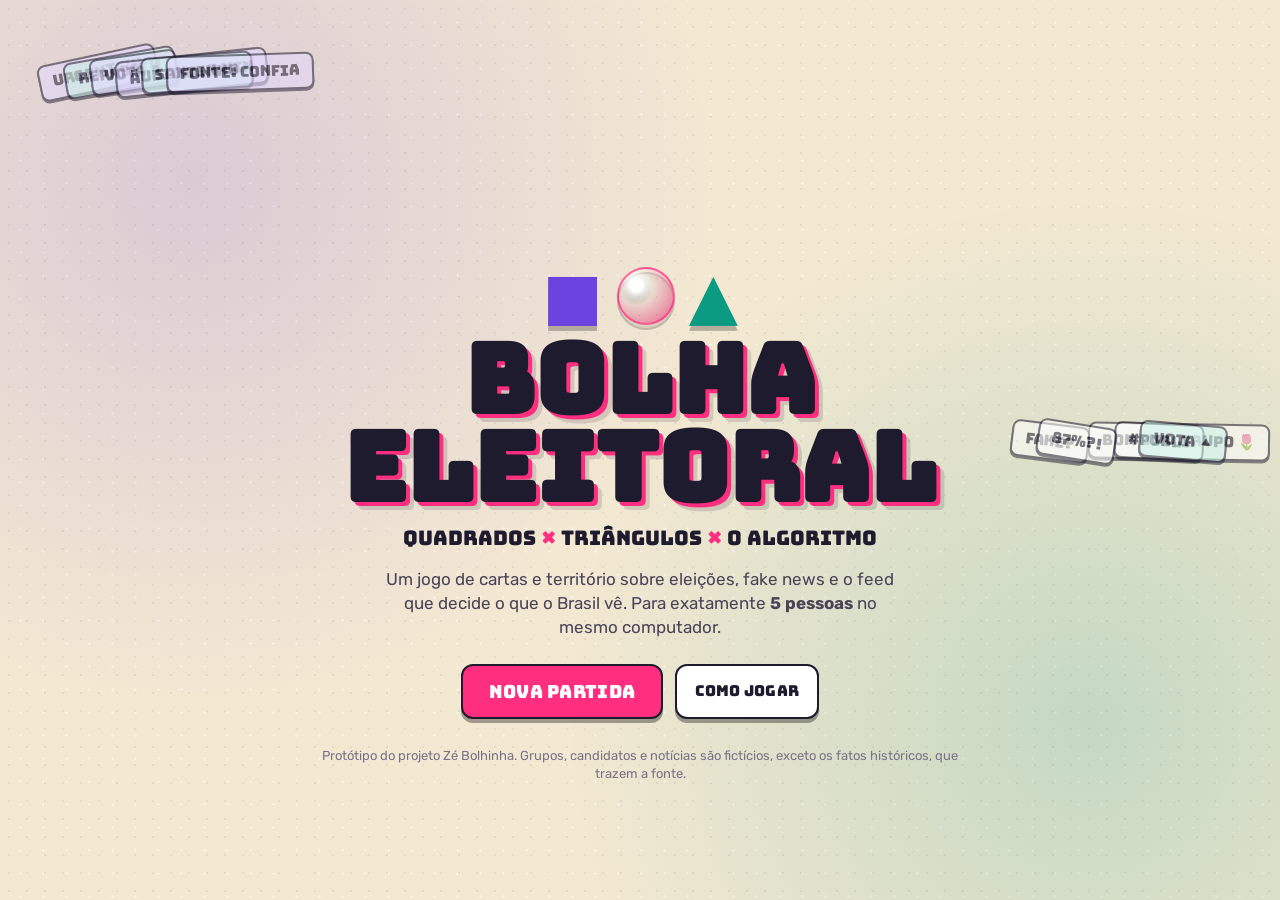
<file: prototipo/bolha-eleitoral/index.html>
<!doctype html>
<html lang="pt-BR">
<head>
  <meta charset="utf-8">
  <meta name="viewport" content="width=device-width, initial-scale=1">
  <title>Bolha Eleitoral</title>
  <meta name="description" content="Protótipo de jogo de cartas e território sobre eleições, desinformação e algoritmos de recomendação. Quadrados × Triângulos × o Algoritmo.">
  <link rel="preconnect" href="https://fonts.googleapis.com">
  <link rel="preconnect" href="https://fonts.gstatic.com" crossorigin>
  <link href="https://fonts.googleapis.com/css2?family=Bitter:wght@600;800&family=Bungee&family=Rubik:wght@400;500;700&display=swap" rel="stylesheet">
  <link rel="stylesheet" href="css/style.css">
</head>
<body>
  <div id="app"></div>
  <div id="camada"></div>
  <div id="toast" class="toast" role="status" aria-live="polite"></div>

  <script src="js/data.js"></script>
  <script src="js/engine.js"></script>
  <script src="js/map.js"></script>
  <script src="js/ui.js"></script>
</body>
</html>
</file>
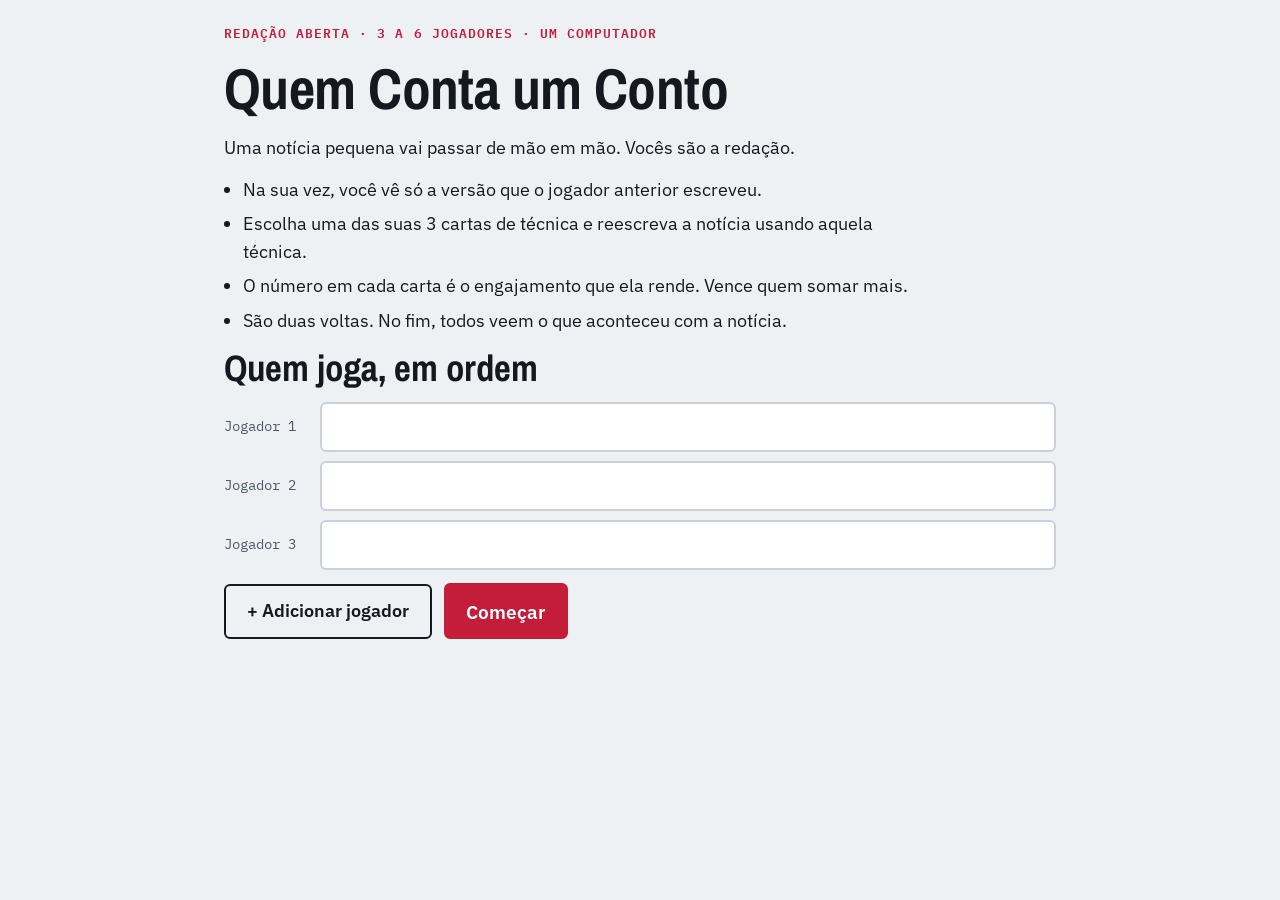
<file: prototipos/jogo-distorcao-noticias/index.html>
<!doctype html>
<html lang="pt-BR">
<head>
<meta charset="utf-8">
<meta name="viewport" content="width=device-width, initial-scale=1, viewport-fit=cover">
<title>Quem Conta um Conto</title>
<meta name="claude:viewport-fit-sides" content="cover">
<link rel="preconnect" href="https://fonts.googleapis.com">
<link rel="preconnect" href="https://fonts.gstatic.com" crossorigin>
<link rel="stylesheet" href="https://fonts.googleapis.com/css2?family=Archivo+Narrow:wght@500;700&family=IBM+Plex+Mono:wght@400;600&family=IBM+Plex+Sans:wght@400;600&display=swap">
<style>
  /* Layout: uma coluna de redação. Cada tela é uma pauta; a notícia aparece como recorte de agência. */
  :root {
    --papel: #eef1f4;
    --folha: #ffffff;
    --tinta: #141920;
    --tinta-suave: #4d5866;
    --fio: #c9d1db;
    --plantao: #c41d3a;
    --plantao-texto: #ffffff;
    --marca-texto: #ffe14d;
    --marca-tinta: #141920;
    --fonte-manchete: "Archivo Narrow", "Arial Narrow", "Roboto Condensed", sans-serif;
    --fonte-texto: "IBM Plex Sans", "Segoe UI", Roboto, Helvetica, Arial, sans-serif;
    --fonte-agencia: "IBM Plex Mono", ui-monospace, "Cascadia Mono", Consolas, monospace;
    color-scheme: light;
  }
  @media (prefers-color-scheme: dark) {
    :root:not([data-theme="light"]) {
      --papel: #0f1318;
      --folha: #19202a;
      --tinta: #e8edf3;
      --tinta-suave: #a3afbd;
      --fio: #2e3846;
      --plantao: #ff5a6e;
      --plantao-texto: #12161c;
      --marca-texto: #e9c93a;
      --marca-tinta: #12161c;
      color-scheme: dark;
    }
  }
  :root[data-theme="dark"] {
    --papel: #0f1318;
    --folha: #19202a;
    --tinta: #e8edf3;
    --tinta-suave: #a3afbd;
    --fio: #2e3846;
    --plantao: #ff5a6e;
    --plantao-texto: #12161c;
    --marca-texto: #e9c93a;
    --marca-tinta: #12161c;
    color-scheme: dark;
  }

  * { box-sizing: border-box; }
  body {
    margin: 0;
    background: var(--papel);
    color: var(--tinta);
    font-family: var(--fonte-texto);
    font-size: 1.125rem;
    line-height: 1.55;
    padding-block: 1.5rem 3rem;
    padding-left: max(16px, env(safe-area-inset-left, 0px));
    padding-right: max(16px, env(safe-area-inset-right, 0px));
  }
  main { max-width: 52rem; margin: 0 auto; display: grid; gap: 1.75rem; }

  h1, h2 { font-family: var(--fonte-manchete); font-weight: 700; line-height: 1.1; margin: 0; text-wrap: balance; }
  h1 { font-size: clamp(2.4rem, 6vw, 3.6rem); letter-spacing: -0.01em; }
  h2 { font-size: clamp(1.7rem, 4vw, 2.3rem); }
  p { margin: 0; max-width: 65ch; }

  .cartola {
    font-family: var(--fonte-agencia);
    font-size: 0.8rem;
    font-weight: 600;
    letter-spacing: 0.08em;
    text-transform: uppercase;
    color: var(--plantao);
  }
  .bloco { display: grid; gap: 0.85rem; }
  .suave { color: var(--tinta-suave); }

  .regras { display: grid; gap: 0.4rem; padding-left: 1.2rem; margin: 0; max-width: 65ch; }

  .nomes { display: grid; gap: 0.6rem; }
  .nome-linha { display: flex; gap: 0.5rem; align-items: center; }
  .nome-linha label { font-family: var(--fonte-agencia); font-size: 0.85rem; min-width: 5.5rem; color: var(--tinta-suave); }
  input[type="text"], textarea {
    font: inherit;
    color: var(--tinta);
    background: var(--folha);
    border: 2px solid var(--fio);
    border-radius: 6px;
    padding: 0.55rem 0.75rem;
    width: 100%;
    min-width: 0;
  }
  textarea { min-height: 9rem; resize: vertical; }

  button {
    font: inherit;
    font-weight: 600;
    border-radius: 6px;
    padding: 0.7rem 1.3rem;
    cursor: pointer;
    border: 2px solid var(--tinta);
    background: transparent;
    color: var(--tinta);
  }
  button.principal { background: var(--plantao); border-color: var(--plantao); color: var(--plantao-texto); font-size: 1.2rem; }
  button.discreto { border-color: var(--fio); color: var(--tinta-suave); padding: 0.45rem 0.8rem; font-size: 0.95rem; }
  button:disabled { opacity: 0.45; cursor: not-allowed; }
  .acoes { display: flex; flex-wrap: wrap; gap: 0.75rem; align-items: center; }

  :focus-visible { outline: 3px solid var(--plantao); outline-offset: 3px; }

  .aviso {
    border-left: 6px solid var(--plantao);
    background: var(--folha);
    padding: 0.6rem 0.9rem;
    font-weight: 600;
  }

  .recorte {
    background: var(--folha);
    border: 1px solid var(--fio);
    border-top: 6px solid var(--tinta);
    padding: 1rem 1.2rem 1.2rem;
    display: grid;
    align-content: start;
    gap: 0.5rem;
    min-width: 0;
  }
  .recorte .texto { font-size: 1.3rem; line-height: 1.45; white-space: pre-wrap; overflow-wrap: anywhere; }

  .passagem { min-height: 60vh; display: grid; place-content: center; text-align: center; gap: 1.25rem; }
  .passagem .nome { font-family: var(--fonte-manchete); font-size: clamp(3rem, 10vw, 5.5rem); line-height: 1; overflow-wrap: anywhere; }
  .passagem .acoes { justify-content: center; }

  .cabecalho { display: flex; flex-wrap: wrap; justify-content: space-between; align-items: baseline; gap: 0.5rem 1rem; border-bottom: 2px solid var(--tinta); padding-bottom: 0.6rem; }

  .cartas { display: grid; grid-template-columns: repeat(auto-fit, minmax(13rem, 1fr)); gap: 0.85rem; border: 0; padding: 0; margin: 0; min-width: 0; }
  .cartas legend { font-family: var(--fonte-manchete); font-weight: 700; font-size: 1.35rem; margin-bottom: 0.6rem; padding: 0; }
  .carta {
    position: relative;
    display: grid;
    grid-template-rows: auto auto 1fr auto;
    gap: 0.4rem;
    background: var(--folha);
    border: 2px solid var(--fio);
    border-radius: 8px;
    padding: 0.9rem 1rem;
    cursor: pointer;
  }
  .carta input { position: absolute; opacity: 0; pointer-events: none; }
  .carta .nome-carta { font-family: var(--fonte-manchete); font-weight: 700; font-size: 1.3rem; line-height: 1.15; }
  .carta .instrucao { font-size: 0.98rem; color: var(--tinta-suave); }
  .carta .valor { font-family: var(--fonte-agencia); font-weight: 600; font-size: 1rem; }
  .carta .escolhida { font-family: var(--fonte-agencia); font-size: 0.8rem; font-weight: 600; letter-spacing: 0.06em; text-transform: uppercase; color: var(--plantao); visibility: hidden; }
  .carta:has(input:checked) { border-color: var(--plantao); border-width: 4px; padding: calc(0.9rem - 2px) calc(1rem - 2px); }
  .carta:has(input:checked) .escolhida { visibility: visible; }
  .carta:has(input:focus-visible) { outline: 3px solid var(--plantao); outline-offset: 3px; }

  .comparacao { display: grid; grid-template-columns: repeat(auto-fit, minmax(16rem, 1fr)); gap: 1rem; }
  .recorte.final { border-top-color: var(--plantao); }
  .linha-do-tempo { list-style: none; margin: 0; padding: 0; display: grid; gap: 0.75rem; }
  .linha-do-tempo li { background: var(--folha); border: 1px solid var(--fio); border-radius: 6px; padding: 0.7rem 0.9rem; display: grid; gap: 0.3rem; min-width: 0; }
  .linha-do-tempo .meta { font-family: var(--fonte-agencia); font-size: 0.85rem; color: var(--tinta-suave); }
  .linha-do-tempo .meta strong { color: var(--tinta); }
  .linha-do-tempo .texto { white-space: pre-wrap; overflow-wrap: anywhere; }

  .grafico-rolagem { overflow-x: auto; }
  .grafico {
    display: grid;
    grid-auto-flow: column;
    grid-auto-columns: minmax(3.6rem, 1fr);
    align-items: end;
    gap: 0.4rem;
    height: 17rem;
    min-width: max-content;
    border-bottom: 2px solid var(--tinta);
    padding-top: 0.5rem;
  }
  .barra { display: grid; grid-template-rows: auto 1fr; height: 100%; align-items: end; text-align: center; gap: 0.25rem; }
  .barra .valor { font-family: var(--fonte-agencia); font-size: 0.72rem; font-variant-numeric: tabular-nums; white-space: nowrap; }
  .barra .coluna { background: var(--plantao); border-radius: 3px 3px 0 0; min-height: 4px; width: 100%; align-self: end; }
  .barra.original .coluna { background: var(--tinta-suave); }
  .rotulos { display: grid; grid-auto-flow: column; grid-auto-columns: minmax(3.6rem, 1fr); gap: 0.4rem; min-width: max-content; }
  .rotulos span { text-align: center; font-family: var(--fonte-agencia); font-size: 0.75rem; color: var(--tinta-suave); }

  .placar { list-style: none; margin: 0; padding: 0; display: grid; gap: 0.4rem; max-width: 30rem; }
  .placar li { display: flex; justify-content: space-between; gap: 1rem; border-bottom: 1px solid var(--fio); padding-bottom: 0.3rem; font-variant-numeric: tabular-nums; }
  .destaque { background: var(--marca-texto); color: var(--marca-tinta); padding: 0 0.25em; box-decoration-break: clone; -webkit-box-decoration-break: clone; }

  .origem { background: var(--folha); border: 2px dashed var(--tinta); border-radius: 8px; padding: 1rem 1.2rem; display: grid; gap: 0.6rem; }
  .origem a { color: var(--plantao); font-weight: 600; }

  .perguntas { margin: 0; padding-left: 1.3rem; display: grid; gap: 0.6rem; font-size: 1.3rem; font-family: var(--fonte-manchete); font-weight: 700; }

  @media (prefers-reduced-motion: no-preference) {
    .tela { animation: entrar 180ms ease-out; }
    @keyframes entrar { from { opacity: 0.6; transform: translateY(4px); } to { opacity: 1; transform: none; } }
  }
</style>
</head>
<body>
<main id="app" aria-live="polite"></main>

<script src="conteudo.js"></script>
<script src="logica.js"></script>
<script>
(function () {
  'use strict';

  const Jogo = window.JogoLogica;
  const { tecnicas, noticias } = window.JogoConteudo;
  const app = document.getElementById('app');
  const formatar = new Intl.NumberFormat('pt-BR');

  const rascunhoVazio = () => ({ cartaId: null, texto: '' });

  let tela = 'cadastro';
  let nomes = ['', '', ''];
  let estado = null;
  let rascunho = rascunhoVazio();
  let aviso = '';

  // Cria elementos sempre com textContent, para que o texto digitado apareça literalmente.
  function el(tag, props, ...filhos) {
    const no = document.createElement(tag);
    for (const [chave, valor] of Object.entries(props || {})) {
      if (valor === undefined || valor === null || valor === false) continue;
      if (chave === 'class') no.className = valor;
      else if (chave === 'texto') no.textContent = valor;
      else if (chave.startsWith('on')) no.addEventListener(chave.slice(2), valor);
      else no.setAttribute(chave, valor === true ? '' : valor);
    }
    for (const filho of filhos.flat()) {
      if (filho === null || filho === undefined || filho === false) continue;
      no.append(filho instanceof Node ? filho : document.createTextNode(String(filho)));
    }
    return no;
  }

  function mostrar(...conteudo) {
    app.replaceChildren(el('div', { class: 'tela bloco' }, ...conteudo));
    window.scrollTo(0, 0);
  }

  function irPara(novaTela) {
    tela = novaTela;
    aviso = '';
    desenhar();
  }

  function desenhar() {
    telas[tela]();
  }

  function desenharCadastro() {
    const campos = nomes.map((nome, i) =>
      el('div', { class: 'nome-linha' },
        el('label', { for: `nome-${i}`, texto: `Jogador ${i + 1}` }),
        el('input', {
          type: 'text', id: `nome-${i}`, value: nome, autocomplete: 'off', maxlength: '30',
          oninput: (e) => { nomes[i] = e.target.value; },
        }),
        nomes.length > Jogo.MIN_JOGADORES
          ? el('button', { type: 'button', class: 'discreto', 'aria-label': `Remover jogador ${i + 1}`, texto: 'Remover', onclick: () => { nomes.splice(i, 1); desenhar(); } })
          : null,
      ));

    mostrar(
      el('p', { class: 'cartola', texto: `Redação aberta · ${Jogo.MIN_JOGADORES} a ${Jogo.MAX_JOGADORES} jogadores · um computador` }),
      el('h1', { texto: 'Quem Conta um Conto' }),
      el('div', { class: 'bloco' },
        el('p', { texto: 'Uma notícia pequena vai passar de mão em mão. Vocês são a redação.' }),
        el('ul', { class: 'regras' },
          el('li', { texto: 'Na sua vez, você vê só a versão que o jogador anterior escreveu.' }),
          el('li', { texto: 'Escolha uma das suas 3 cartas de técnica e reescreva a notícia usando aquela técnica.' }),
          el('li', { texto: 'O número em cada carta é o engajamento que ela rende. Vence quem somar mais.' }),
          el('li', { texto: 'São duas voltas. No fim, todos veem o que aconteceu com a notícia.' }),
        ),
      ),
      el('form', {
        class: 'bloco',
        onsubmit: (e) => { e.preventDefault(); comecar(); },
      },
        el('h2', { texto: 'Quem joga, em ordem' }),
        el('div', { class: 'nomes' }, campos),
        aviso ? el('p', { class: 'aviso', role: 'alert', texto: aviso }) : null,
        el('div', { class: 'acoes' },
          nomes.length < Jogo.MAX_JOGADORES
            ? el('button', { type: 'button', texto: '+ Adicionar jogador', onclick: () => { nomes.push(''); desenhar(); document.getElementById(`nome-${nomes.length - 1}`).focus(); } })
            : null,
          el('button', { type: 'submit', class: 'principal', texto: 'Começar' }),
        ),
      ),
    );
  }

  function comecar() {
    const noticia = Jogo.sortear(noticias, Math.random);
    try {
      estado = Jogo.criarPartida({ nomes, tecnicas, noticia });
    } catch (erro) {
      aviso = erro.message;
      desenhar();
      return;
    }
    rascunho = rascunhoVazio();
    irPara('passagem');
  }

  function desenharPassagem() {
    if (Jogo.partidaTerminou(estado)) {
      mostrar(el('section', { class: 'passagem' },
        el('p', { class: 'cartola', texto: 'Fim das duas voltas' }),
        el('p', { class: 'nome', texto: 'Chamem todo mundo' }),
        el('p', { class: 'suave', texto: 'A notícia passou por todas as mãos. Agora todos podem olhar a tela.' }),
        el('div', { class: 'acoes' }, el('button', { type: 'button', class: 'principal', texto: 'Ver a revelação', onclick: () => irPara('revelacao') })),
      ));
      return;
    }
    const jogador = Jogo.jogadorDaVez(estado);
    mostrar(el('section', { class: 'passagem' },
      el('p', { class: 'cartola', texto: 'Passe o computador para' }),
      el('p', { class: 'nome', texto: jogador.nome }),
      el('p', { class: 'suave', texto: 'Os demais, desviem o olhar até a próxima passagem.' }),
      el('div', { class: 'acoes' }, el('button', { type: 'button', class: 'principal', texto: `Sou eu, ${jogador.nome}`, onclick: () => irPara('turno') })),
    ));
  }

  function desenharTurno() {
    const jogador = Jogo.jogadorDaVez(estado);
    const numeroTurno = estado.versoes.length + 1;
    const primeiro = estado.versoes.length === 0;

    const cartas = Jogo.maoDaVez(estado).map((id) => {
      const t = Jogo.buscarTecnica(estado, id);
      return el('label', { class: 'carta' },
        el('input', {
          type: 'radio', name: 'carta', value: t.id, id: `carta-${t.id}`,
          checked: rascunho.cartaId === t.id,
          onchange: () => { rascunho.cartaId = t.id; },
        }),
        el('span', { class: 'nome-carta', texto: t.nome }),
        el('span', { class: 'instrucao', texto: t.instrucao }),
        el('span', { class: 'valor', texto: `+${t.valor} engajamento` }),
        el('span', { class: 'escolhida', texto: '✓ Carta escolhida' }),
      );
    });

    const caixa = el('textarea', {
      id: 'texto', name: 'texto', rows: '6',
      placeholder: 'Reescreva a notícia aqui, usando a técnica da carta.',
      oninput: (e) => { rascunho.texto = e.target.value; },
    });
    caixa.value = rascunho.texto;

    mostrar(
      el('div', { class: 'cabecalho' },
        el('h2', { texto: jogador.nome }),
        el('p', { class: 'cartola', texto: `Volta ${Jogo.voltaAtual(estado)} de ${Jogo.VOLTAS} · turno ${numeroTurno} de ${estado.totalTurnos}` }),
      ),
      el('article', { class: 'recorte' },
        el('p', { class: 'cartola', texto: primeiro ? 'A notícia original' : 'A versão que chegou até você' }),
        el('p', { class: 'texto', texto: Jogo.versaoVisivel(estado) }),
      ),
      el('form', { class: 'bloco', onsubmit: (e) => { e.preventDefault(); publicar(); } },
        el('fieldset', { class: 'cartas' },
          el('legend', { texto: 'Escolha uma técnica' }),
          cartas,
        ),
        el('label', { for: 'texto', class: 'bloco' },
          el('span', { class: 'cartola', texto: 'Sua versão da notícia' }),
        ),
        caixa,
        aviso ? el('p', { class: 'aviso', role: 'alert', texto: aviso }) : null,
        el('div', { class: 'acoes' }, el('button', { type: 'submit', class: 'principal', texto: 'Publicar' })),
      ),
    );
  }

  function publicar() {
    if (!rascunho.cartaId) {
      aviso = 'Escolha uma carta antes de publicar.';
      desenhar();
      return;
    }
    if (rascunho.texto.trim() === '') {
      aviso = 'Escreva a sua versão da notícia antes de publicar.';
      desenhar();
      document.getElementById('texto').focus();
      return;
    }
    try {
      estado = Jogo.jogarTurno(estado, { tecnicaId: rascunho.cartaId, texto: rascunho.texto });
    } catch (erro) {
      aviso = erro.message;
      desenhar();
      return;
    }
    rascunho = rascunhoVazio();
    irPara('passagem');
  }

  function desenharRevelacao() {
    const r = Jogo.montarRevelacao(estado);
    const maior = Math.max(...r.serieAlcance);
    const inicio = formatar.format(r.serieAlcance[0]);
    const fim = formatar.format(r.serieAlcance.at(-1));

    const grafico = el('div', { class: 'grafico-rolagem' },
      el('div', { class: 'grafico', role: 'img', 'aria-label': `Alcance da notícia, de ${inicio} para ${fim} pessoas` },
        r.serieAlcance.map((alcance, i) => {
          const coluna = el('span', { class: 'coluna' });
          coluna.style.height = `${(alcance / maior) * 100}%`;
          return el('div', { class: i === 0 ? 'barra original' : 'barra' },
            el('span', { class: 'valor', texto: formatar.format(alcance) }),
            coluna,
          );
        }),
      ),
      el('div', { class: 'rotulos', 'aria-hidden': 'true' },
        r.serieAlcance.map((_, i) => el('span', { texto: i === 0 ? 'original' : `versão ${i}` })),
      ),
    );

    mostrar(
      el('p', { class: 'cartola', texto: `Revelação · a notícia passou por ${r.versoes.length} mãos` }),
      el('h1', { texto: 'O que aconteceu com a notícia' }),

      el('section', { class: 'comparacao' },
        el('article', { class: 'recorte' },
          el('p', { class: 'cartola', texto: 'Como ela começou' }),
          el('p', { class: 'texto', texto: r.original }),
        ),
        el('article', { class: 'recorte final' },
          el('p', { class: 'cartola', texto: 'Como ela terminou' }),
          el('p', { class: 'texto', texto: r.final }),
        ),
      ),

      el('section', { class: 'bloco' },
        el('h2', { texto: 'O caminho, mão a mão' }),
        el('ol', { class: 'linha-do-tempo' },
          r.versoes.map((v) => el('li', {},
            el('p', { class: 'meta' },
              `Versão ${v.numero} · `, el('strong', { texto: v.autor }), ` · ${v.tecnica.nome} (+${v.tecnica.valor})`,
            ),
            el('p', { class: 'texto', texto: v.texto }),
          )),
        ),
      ),

      el('section', { class: 'bloco' },
        el('h2', { texto: 'Quantas pessoas a notícia alcançou' }),
        el('p', { class: 'suave', texto: `Começou com ${inicio} leitores e chegou a ${fim}.` }),
        grafico,
      ),

      el('section', { class: 'bloco' },
        el('h2', {}, 'O algoritmo mais premiou: ', el('span', { class: 'destaque', texto: r.vencedores.join(' e ') })),
        el('p', { texto: 'Ele não leu nenhuma versão. Só contou quanto cada técnica provocava. Quanto mais a notícia se afastou do fato, mais longe ela chegou.' }),
        el('ol', { class: 'placar' },
          r.placar.map((p) => el('li', {}, el('span', { texto: p.nome }), el('span', { texto: `${p.engajamento} de engajamento` }))),
        ),
      ),

      r.origem ? el('section', { class: 'origem' },
        el('p', { class: 'cartola', texto: 'De onde veio esta notícia' }),
        el('p', { texto: 'A notícia de partida parecia absurda. Ela foi inspirada num fato real, que aconteceu em outro lugar:' }),
        el('p', { texto: r.origem.texto }),
        el('p', {}, el('a', { href: r.origem.link, target: '_blank', rel: 'noopener', texto: 'Ler a fonte' })),
      ) : null,

      el('section', { class: 'bloco' },
        el('h2', { texto: 'Para conversar agora' }),
        el('ul', { class: 'perguntas' },
          el('li', { texto: 'Qual técnica rendeu mais engajamento?' }),
          el('li', { texto: 'Você compartilharia a versão final se a visse no feed?' }),
          el('li', { texto: 'O que o algoritmo premiou?' }),
        ),
        el('p', { class: 'suave', texto: 'Para jogar de novo, recarregue a página.' }),
      ),
    );
  }

  const telas = {
    cadastro: desenharCadastro,
    passagem: desenharPassagem,
    turno: desenharTurno,
    revelacao: desenharRevelacao,
  };

  // Mantém a partida quando a página publicada é atualizada com alguém jogando.
  function iniciar(salvo) {
    if (salvo && salvo.tela in telas) {
      tela = salvo.tela;
      nomes = salvo.nomes || nomes;
      rascunho = salvo.rascunho || rascunho;
      estado = salvo.estado ? { ...salvo.estado, aleatorio: Math.random } : null;
      if (!estado && tela !== 'cadastro') tela = 'cadastro';
    }
    desenhar();
  }
  const quente = window.claude && window.claude.hot;
  if (quente && quente.snapshot) {
    quente.snapshot(() => ({ tela, nomes, rascunho, estado: estado ? { ...estado, aleatorio: undefined } : null }));
  }
  if (quente && quente.ready) quente.ready(iniciar);
  else iniciar(quente && quente.data ? quente.data : {});
})();
</script>
</body>
</html>
</file>
<file: prototipo/bolha-eleitoral/css/style.css>
/* =========================================================================
   BOLHA ELEITORAL — estilos
   Identidade: mesa de jogo de tabuleiro (papel kraft), cartas tipo
   santinho/jornal, formas geométricas como marca dos grupos, e um painel
   escuro "de plataforma" para o Algoritmo.
   ========================================================================= */
:root {
  --paper: #f3e8d2;
  --paper-2: #e8d8b8;
  --paper-3: #fbf6ea;
  --ink: #1f1b2e;
  --ink-2: #4a4458;
  --ink-3: #7a7387;
  --q: #6a43e0;
  --q-esc: #4a2bb0;
  --q-soft: #e3daff;
  --t: #0b9a82;
  --t-esc: #06705e;
  --t-soft: #cbf1e8;
  --und: #cfc6b4;
  --disputa: #f8f1e2;
  --alg: #ff2e7e;
  --alg-2: #ffb800;
  --alg-bg: #120f1d;
  --alg-painel: #1d1930;
  --alg-borda: #352e52;
  --rua: #f0b429;
  --digital: #ff7a59;
  --consc: #3d8be6;
  --news: #fffaf0;
  --mar: #c4e3ec;
  --mar-onda: #a3cfdc;
  --ok: #2e9d4f;
  --ruim: #d63a3a;
  --laranja: #e8781e;
  --sensa: #b8389a;
  --sombra: 0 6px 18px rgba(31, 27, 46, .18);
  --sombra-2: 0 2px 0 rgba(31, 27, 46, .9);
  --raio: 14px;
  --f-display: 'Bungee', 'Arial Black', Impact, sans-serif;
  --f-corpo: 'Rubik', system-ui, -apple-system, 'Segoe UI', sans-serif;
  --f-jornal: 'Bitter', Georgia, 'Times New Roman', serif;
}

* { box-sizing: border-box; }
html, body { margin: 0; height: 100%; }
body {
  font-family: var(--f-corpo);
  color: var(--ink);
  background-color: var(--paper);
  background-image:
    radial-gradient(rgba(31, 27, 46, .07) 1px, transparent 1.4px),
    radial-gradient(rgba(255, 255, 255, .5) 1px, transparent 1.4px);
  background-size: 18px 18px, 23px 23px;
  background-position: 0 0, 9px 11px;
  font-size: 15px;
  line-height: 1.4;
}
button { font-family: inherit; color: inherit; }
small { font-size: .82em; }

/* ------------------------------ elementos base ------------------------ */
.btn {
  font-family: var(--f-display);
  font-size: 15px;
  letter-spacing: .3px;
  background: var(--ink);
  color: #fff;
  border: 2px solid var(--ink);
  border-radius: 12px;
  padding: 10px 18px;
  cursor: pointer;
  box-shadow: 0 4px 0 rgba(0, 0, 0, .35);
  transition: transform .08s, box-shadow .08s, background .15s;
}
.btn:hover:not(:disabled) { transform: translateY(-1px); box-shadow: 0 5px 0 rgba(0, 0, 0, .35); }
.btn:active:not(:disabled) { transform: translateY(3px); box-shadow: 0 1px 0 rgba(0, 0, 0, .35); }
.btn:disabled { opacity: .4; cursor: not-allowed; }
.btn-grande { font-size: 18px; padding: 14px 26px; background: var(--alg); border-color: var(--ink); }
.btn-sec { background: #fff; color: var(--ink); }
.btn-sec.ativo { background: var(--ink); color: #fff; }
.btn-peq { font-size: 12.5px; padding: 7px 11px; border-radius: 10px; box-shadow: 0 3px 0 rgba(0, 0, 0, .3); }
.btn-alg { background: var(--alg); color: #fff; border-color: #fff; }
.btn-icone {
  width: 36px; height: 36px; border-radius: 50%; border: 2px solid rgba(255, 255, 255, .5);
  background: transparent; color: #fff; font-size: 17px; cursor: pointer; font-weight: 700;
}
.btn-icone:hover { background: rgba(255, 255, 255, .15); }
:focus-visible { outline: 3px solid var(--alg); outline-offset: 2px; }

.forma { font-weight: 900; display: inline-block; line-height: 1; }
.forma-Q { color: var(--q); }
.forma-T { color: var(--t); }
.forma.grande {
  font-size: 22px; width: 40px; height: 40px; display: grid; place-items: center;
  border-radius: 12px; border: 2.5px solid var(--ink); background: #fff; box-shadow: var(--sombra-2);
}
.forma-Q.grande { background: var(--q-soft); }
.forma-T.grande { background: var(--t-soft); border-radius: 50%; }
.av-alg {
  font-size: 21px; width: 40px; height: 40px; display: grid; place-items: center; border-radius: 12px;
  background: var(--alg-bg); border: 2.5px solid var(--alg); box-shadow: 0 0 12px rgba(255, 46, 126, .5);
}
.chip {
  display: inline-block; font-size: 11.5px; padding: 1px 7px; border-radius: 99px;
  background: rgba(31, 27, 46, .08); white-space: nowrap; font-weight: 500;
}
.chip-zap { background: #dff7e4; color: #1d6b33; }
.vazio { color: var(--ink-3); font-style: italic; margin: 8px 0; }
.aviso { color: var(--ruim); font-weight: 700; font-size: 13px; }
.alerta { color: var(--ruim); font-weight: 700; }

.toast {
  position: fixed; left: 50%; bottom: 24px; transform: translate(-50%, 140%);
  background: var(--ink); color: #fff; padding: 11px 18px; border-radius: 12px; z-index: 100;
  font-weight: 500; box-shadow: var(--sombra); transition: transform .25s, visibility .25s; max-width: min(560px, 92vw); text-align: center;
  visibility: hidden;
}
.toast.mostrar { transform: translate(-50%, 0); visibility: visible; }
.toast.erro { background: var(--ruim); }
.toast.ok { background: #2a2540; }

/* =============================== INÍCIO ============================== */
.tela-inicio {
  min-height: 100vh; display: grid; place-items: center; position: relative; overflow: hidden; padding: 24px 16px;
  background:
    radial-gradient(circle at 15% 20%, rgba(106, 67, 224, .18), transparent 40%),
    radial-gradient(circle at 85% 80%, rgba(11, 154, 130, .2), transparent 40%);
}
.inicio-conteudo { text-align: center; max-width: 640px; position: relative; z-index: 2; }
.logo-formas { display: flex; justify-content: center; align-items: center; gap: 14px; margin-bottom: 8px; }
.lf { font-size: 64px; line-height: 1; filter: drop-shadow(0 5px 0 rgba(0, 0, 0, .25)); }
.lf-q { color: var(--q); animation: pula 2.8s ease-in-out infinite; }
.lf-t { color: var(--t); animation: pula 2.8s ease-in-out infinite 1.4s; }
.lf-bolha, .mini-bolha {
  width: 58px; height: 58px; border-radius: 50%; display: inline-block;
  background: radial-gradient(circle at 32% 30%, #fff 0 12%, rgba(255, 255, 255, .2) 30%, rgba(255, 46, 126, .35) 70%, rgba(255, 46, 126, .7));
  border: 2px solid rgba(255, 46, 126, .7); animation: flutua 4s ease-in-out infinite;
}
.mini-bolha { width: 16px; height: 16px; vertical-align: -2px; margin: 0 3px; animation: none; }
@keyframes pula { 0%, 100% { transform: translateY(0) rotate(0); } 50% { transform: translateY(-10px) rotate(-6deg); } }
@keyframes flutua { 0%, 100% { transform: translateY(0) scale(1); } 50% { transform: translateY(-8px) scale(1.06); } }
.titulo {
  font-family: var(--f-display); font-size: clamp(48px, 11vw, 96px); line-height: .92; margin: 8px 0 12px;
  color: var(--ink); text-shadow: 4px 4px 0 var(--alg), 8px 8px 0 rgba(31, 27, 46, .15); text-transform: uppercase;
}
.subtitulo { font-family: var(--f-display); font-size: clamp(15px, 3vw, 20px); margin: 0 0 16px; }
.subtitulo b { color: var(--alg); }
.chamada { font-size: 17px; color: var(--ink-2); margin: 0 auto 24px; max-width: 520px; }
.botoes { display: flex; flex-wrap: wrap; gap: 12px; justify-content: center; }
.rodape-inicio { margin-top: 28px; color: var(--ink-3); font-size: 13px; }
.flutuantes span {
  position: absolute; font-family: var(--f-display); font-size: 15px; padding: 6px 12px; background: #fff;
  border: 2px solid var(--ink); border-radius: 8px; opacity: .55; box-shadow: var(--sombra-2);
  animation: balanca 6s ease-in-out infinite;
}
@keyframes balanca { 0%, 100% { translate: 0 0; } 50% { translate: 0 -10px; } }
.flutuantes span:nth-child(odd) { background: var(--q-soft); }
.flutuantes span:nth-child(3n) { background: var(--t-soft); }
@media (max-width: 700px) { .flutuantes span { opacity: .2; } }

/* =============================== SETUP =============================== */
.tela-setup { max-width: 980px; margin: 0 auto; padding: 24px 16px 40px; }
.setup-topo h2 { font-family: var(--f-display); font-size: 34px; margin: 14px 0 4px; }
.setup-topo p { margin: 0 0 18px; color: var(--ink-2); }
.setup-lista { display: grid; gap: 12px; }
.setup-linha {
  display: grid; grid-template-columns: 44px 1fr 1fr 1.6fr; gap: 12px; align-items: center;
  background: #fff; border: 2.5px solid var(--ink); border-radius: var(--raio); padding: 12px; box-shadow: var(--sombra-2);
}
.setup-linha.papel-Q { background: linear-gradient(90deg, var(--q-soft), #fff 60%); }
.setup-linha.papel-T { background: linear-gradient(90deg, var(--t-soft), #fff 60%); }
.setup-linha.papel-A { background: linear-gradient(90deg, #ffd6e6, #fff 60%); }
.setup-num { font-family: var(--f-display); font-size: 26px; text-align: center; }
.setup-linha label { display: grid; gap: 3px; font-size: 12px; font-weight: 700; text-transform: uppercase; color: var(--ink-2); }
.setup-linha input, .setup-linha select {
  font: inherit; font-size: 15px; text-transform: none; font-weight: 400; color: var(--ink);
  padding: 9px 10px; border: 2px solid var(--ink); border-radius: 10px; background: #fff; width: 100%;
}
.setup-info { display: flex; gap: 10px; align-items: center; font-size: 14px; }
.setup-info i { color: var(--ink-3); }
.setup-rodape { display: flex; gap: 14px; justify-content: space-between; align-items: center; margin-top: 20px; flex-wrap: wrap; }
.setup-dica { color: var(--ink-2); font-size: 14px; margin-top: 16px; }
@media (max-width: 800px) {
  .setup-linha { grid-template-columns: 34px 1fr; }
  .setup-linha .setup-papel, .setup-linha .setup-info { grid-column: 1 / -1; }
}

/* ================================ JOGO =============================== */
.jogo { display: grid; grid-template-rows: auto 1fr auto; grid-template-columns: minmax(0, 1fr); height: 100vh; }
.mesa > *, .doca, .doca-topo > * { min-width: 0; }
.topo {
  display: flex; align-items: center; gap: 18px; padding: 8px 16px; background: var(--ink); color: #fff;
  border-bottom: 4px solid var(--alg); flex-wrap: wrap;
}
.topo-logo { font-family: var(--f-display); font-size: 17px; white-space: nowrap; }
.topo-logo b { font-weight: 400; margin-left: 4px; }
.topo-semana { display: flex; flex-direction: column; line-height: 1.15; }
.semana { font-family: var(--f-display); font-size: 15px; color: var(--alg-2); }
.fase { font-size: 13px; opacity: .85; }
.indicadores { display: flex; gap: 14px; flex: 1; flex-wrap: wrap; justify-content: center; }
.topo-btns { display: flex; gap: 6px; }
.medidor { display: grid; grid-template-columns: auto auto; gap: 1px 8px; align-items: center; font-size: 12px; cursor: help; }
.medidor .med-rot { grid-column: 1 / -1; opacity: .85; }
.med-seg { display: flex; gap: 2px; }
.med-seg i { width: 9px; height: 12px; border-radius: 2px; background: rgba(255, 255, 255, .15); }
.medidor b { font-family: var(--f-display); font-size: 15px; }
.medidor b.grande { font-size: 20px; color: var(--alg-2); }
.med-pol .on { background: linear-gradient(#ffcf4a, #ff6a3d); }
.med-conf .on { background: #5fd38b; }
.med-des .on { background: #c56bff; }

.mesa {
  display: grid; grid-template-columns: minmax(240px, 280px) 1fr minmax(260px, 320px);
  gap: 14px; padding: 12px 14px; min-height: 0; overflow: hidden;
}
.col-esq, .col-dir { display: flex; flex-direction: column; gap: 10px; min-height: 0; overflow-y: auto; padding-right: 2px; }
.col-mapa { display: flex; flex-direction: column; min-height: 0; position: relative; }

.placar, .semana-box, .feed, .log {
  background: var(--paper-3); border: 2.5px solid var(--ink); border-radius: var(--raio); padding: 10px 12px; box-shadow: var(--sombra-2);
}
.placar h3, .feed h3, .log h3 { font-family: var(--f-display); font-size: 14px; margin: 0 0 8px; font-weight: 400; display: flex; justify-content: space-between; align-items: baseline; gap: 6px; }
.placar h3 small, .feed h3 small { font-family: var(--f-corpo); color: var(--ink-3); }
.placar-bar { display: flex; height: 20px; border: 2px solid var(--ink); border-radius: 6px; overflow: hidden; }
.pb-q { background: repeating-linear-gradient(90deg, var(--q) 0 10px, var(--q-esc) 10px 12px); transition: width .5s; }
.pb-u { background: var(--und); transition: width .5s; }
.pb-t { background: repeating-linear-gradient(90deg, var(--t) 0 10px, var(--t-esc) 10px 12px); transition: width .5s; }
.placar-num { display: flex; justify-content: space-between; align-items: center; margin-top: 4px; font-family: var(--f-display); font-size: 16px; }
.placar-num small { font-family: var(--f-corpo); color: var(--ink-3); font-size: 12px; }
.placar-ctrl { font-size: 12.5px; color: var(--ink-2); margin-top: 2px; text-align: center; }

.semana-box { display: grid; gap: 8px; padding: 8px 10px; }
.ev-mini { display: flex; gap: 8px; align-items: flex-start; }
.ev-ico { font-size: 24px; }
.ev-mini small, .trend-mini small { display: block; color: var(--ink-2); font-size: 12px; }
.trend-mini { background: #fff1d6; border-radius: 8px; padding: 6px 8px; font-size: 13px; }

.lista-cand { display: grid; gap: 8px; }
.cand {
  position: relative; display: grid; grid-template-columns: auto auto 1fr; gap: 9px; align-items: center;
  background: #fff; border: 2.5px solid var(--ink); border-radius: var(--raio); padding: 6px 9px; box-shadow: var(--sombra-2);
  transition: transform .2s, box-shadow .2s;
}
.fase-reacao .mesa { grid-template-columns: minmax(240px, 280px) 1fr min(460px, 34vw); }
.cand-A { grid-template-columns: auto 1fr; background: var(--alg-bg); color: #fff; border-color: var(--alg); }
.cand-Q { border-left: 8px solid var(--q); }
.cand-T { border-left: 8px solid var(--t); }
.cand.vez { transform: translateX(6px); box-shadow: 0 0 0 3px var(--alg-2), var(--sombra); }
.cand.ja-foi { opacity: .72; }
.cand-ordem { font-family: var(--f-display); font-size: 13px; color: var(--ink-3); }
.cand-info b { display: block; font-size: 14px; line-height: 1.2; }
.cand-info small { display: block; color: var(--ink-3); font-size: 11.5px; line-height: 1.25; }
.cand-A .cand-info small { color: #b9b2d0; }
.cand-stats { display: flex; gap: 8px; font-size: 12.5px; margin-top: 3px; flex-wrap: wrap; font-weight: 500; }
.cand-vez {
  position: absolute; top: -9px; right: 8px; font-family: var(--f-display); font-size: 10px; background: var(--alg-2);
  color: var(--ink); padding: 1px 7px; border-radius: 6px; border: 2px solid var(--ink);
}
.vies { display: grid; grid-template-columns: auto 1fr auto; gap: 6px; align-items: center; margin-top: 5px; font-size: 13px; }
.vies small { grid-column: 1 / -1; text-align: center; color: #b9b2d0; margin-top: -2px; }
.vies-trilho { position: relative; height: 8px; border-radius: 99px; background: linear-gradient(90deg, var(--q), #444 40%, #444 60%, var(--t)); }
.vies-zona { position: absolute; left: 33%; right: 33%; top: 0; bottom: 0; background: rgba(255, 255, 255, .2); border-radius: 99px; }
.vies-trilho b { position: absolute; top: 50%; width: 14px; height: 14px; border-radius: 50%; background: var(--alg-2); border: 2px solid #fff; transform: translate(-50%, -50%); transition: left .4s; }

/* ------------------------------- mapa -------------------------------- */
.mapa-wrap { flex: 1; min-height: 0; display: grid; place-items: center; }
.mapa-svg { width: 100%; height: 100%; max-height: 100%; }
.m-mar { fill: var(--mar); }
.m-base { stroke: var(--ink); stroke-width: 2.6; stroke-linejoin: round; transition: fill .4s; }
.m-ctrl-Q .m-base { fill: var(--q-soft); }
.m-ctrl-T .m-base { fill: var(--t-soft); }
.m-disputa .m-base { fill: var(--disputa); }
.m-pat { stroke: none; pointer-events: none; }
.m-reg { outline: none; }
.m-alvo { cursor: pointer; }
.m-alvo .m-base { stroke: var(--alg); stroke-width: 4; stroke-dasharray: 10 6; animation: formiga 1s linear infinite; }
.m-alvo:hover .m-base, .m-alvo:focus .m-base { fill: #ffe066; }
.mirando .m-reg:not(.m-alvo) .m-base { opacity: .45; }
@keyframes formiga { to { stroke-dashoffset: -16; } }
.m-placa { fill: #fffdf7; stroke: var(--ink); stroke-width: 2; }
.m-nome { font-family: var(--f-display); font-size: 15px; text-anchor: middle; fill: var(--ink); }
.m-info { font-family: var(--f-corpo); font-size: 11px; text-anchor: middle; fill: var(--ink-2); }
.m-bolha-selo circle { fill: rgba(255, 46, 126, .18); stroke: var(--alg); stroke-width: 2; }
.m-bolha-selo text { font-family: var(--f-display); font-size: 11px; text-anchor: middle; fill: #b0175a; }
.m-bar-q { fill: var(--q); }
.m-bar-u { fill: var(--und); }
.m-bar-t { fill: var(--t); }
.m-num { font-family: var(--f-display); font-size: 13px; }
.m-num-q { fill: var(--q-esc); }
.m-num-t { fill: var(--t-esc); }
.m-num-u { fill: var(--ink-3); text-anchor: middle; font-size: 11px; }
.m-fichas { font-size: 9px; text-anchor: middle; letter-spacing: .5px; }
.m-fichas .f-q { fill: var(--q); }
.m-fichas .f-t { fill: var(--t); }
.m-selo rect, .m-selo path { stroke: var(--ink); stroke-width: 2; }
.m-selo-Q rect { fill: var(--q); }
.m-selo-T path { fill: var(--t); }
.m-rosa { font-family: var(--f-display); font-size: 14px; fill: var(--ink-2); }
.legenda { display: flex; flex-wrap: wrap; gap: 4px 14px; justify-content: center; font-size: 12px; color: var(--ink-2); padding-top: 4px; }
.lg { display: inline-block; width: 14px; height: 14px; border: 2px solid var(--ink); border-radius: 3px; vertical-align: -3px; margin-right: 4px; }
.lg-q { background: var(--q-soft); }
.lg-t { background: var(--t-soft); }
.lg-d { background: repeating-linear-gradient(45deg, var(--disputa) 0 3px, #e5dccb 3px 5px); }
.banner-modo {
  position: absolute; top: 4px; left: 50%; transform: translateX(-50%); z-index: 5; background: var(--alg-2);
  border: 2.5px solid var(--ink); border-radius: 12px; padding: 7px 12px; font-weight: 500; box-shadow: var(--sombra);
  display: flex; gap: 10px; align-items: center; white-space: nowrap; max-width: 95%;
}

/* ------------------------------- feed -------------------------------- */
.feed { display: flex; flex-direction: column; min-height: 140px; max-height: 58%; }
.feed-lista { overflow-y: auto; display: grid; gap: 8px; align-content: start; }
.post {
  background: #fff; border: 2px solid var(--ink); border-radius: 12px; padding: 7px 9px; font-size: 13px;
  border-left-width: 6px; position: relative;
}
.post-Q { border-left-color: var(--q); }
.post-T { border-left-color: var(--t); }
.post-topo { display: flex; gap: 5px; align-items: center; flex-wrap: wrap; font-size: 12px; }
.post-manchete { font-family: var(--f-jornal); font-weight: 800; font-size: 14px; line-height: 1.22; margin: 4px 0; }
.post-rodape { display: flex; gap: 6px; align-items: center; font-size: 12px; }
.post-status { font-size: 11px; font-weight: 700; padding: 1px 6px; border-radius: 6px; }
.st-q { background: #eee8f8; color: var(--ink-3); }
.st-rem { background: #ffe1e1; color: var(--ruim); }
.st-ok { background: #e0f6e6; color: var(--ok); }
.post.removido .post-manchete { text-decoration: line-through; opacity: .6; }
.post.alvo { cursor: pointer; outline: 3px dashed var(--alg); animation: tremor .9s ease-in-out infinite; }
.post.alvo:hover { background: #fff6cc; }
@keyframes tremor { 0%, 100% { transform: rotate(0); } 50% { transform: rotate(-.6deg); } }

.log { flex: 1; min-height: 120px; display: flex; flex-direction: column; }
.log-lista, .hist-lista { overflow-y: auto; font-size: 12.5px; }
.log-lista p, .hist-lista p { margin: 0 0 5px; padding-bottom: 4px; border-bottom: 1px dashed rgba(31, 27, 46, .12); }
.log-lista span, .hist-lista span { font-family: var(--f-display); font-size: 9.5px; background: var(--ink); color: #fff; border-radius: 4px; padding: 0 4px; margin-right: 5px; vertical-align: 1px; }
.log-marco { font-weight: 700; }
.log-neg { color: #9b2525; }
.log-bom { color: #1d6b33; }
.log-alg { color: #b0175a; }
.log-evento { color: #6b4b00; }

/* ------------------------------- doca -------------------------------- */
.doca {
  border-top: 4px solid var(--ink); background: var(--paper-2); padding: 8px 16px 8px;
  box-shadow: 0 -6px 18px rgba(31, 27, 46, .15); position: relative; z-index: 3;
}
.doca-publica { text-align: center; padding: 12px; font-size: 15px; }
.doca-publica p { margin: 0; }
.doca-Q { background: linear-gradient(180deg, var(--q-soft), var(--paper-2) 70%); }
.doca-T { background: linear-gradient(180deg, var(--t-soft), var(--paper-2) 70%); }
.doca-topo { display: flex; gap: 16px; align-items: center; flex-wrap: wrap; }
.doca-quem { display: flex; gap: 10px; align-items: center; }
.doca-quem b { display: block; font-family: var(--f-display); font-weight: 400; font-size: 16px; }
.doca-quem small { color: var(--ink-2); }
.doca-rec { display: flex; gap: 14px; flex-wrap: wrap; font-size: 14px; flex: 1; }
.doca-acoes { display: flex; gap: 7px; flex-wrap: wrap; }
.missao-box {
  margin-top: 8px; background: var(--ink); color: #fff; border-radius: 12px; padding: 10px 14px; font-size: 14px;
  border: 2px dashed var(--alg-2);
}
.missao-box small { display: block; opacity: .7; margin-top: 4px; }
.missao-prog { margin-top: 5px; font-size: 13px; color: var(--alg-2); }
.detalhe {
  margin-top: 8px; background: #fff; border: 2px solid var(--ink); border-radius: 12px; padding: 6px 12px;
  display: flex; gap: 12px; align-items: center; font-size: 13.5px; flex-wrap: wrap;
}
.detalhe-txt { flex: 1; min-width: 260px; }
.detalhe-acao { display: flex; gap: 8px; align-items: center; }

.mao { display: flex; gap: 10px; overflow-x: auto; padding: 12px 4px 4px; margin-top: 0; }

/* ------------------------------- cartas ------------------------------ */
.carta {
  flex: 0 0 156px; height: 184px; text-align: left; background: #fff; border: 2.5px solid var(--ink); border-radius: 14px;
  padding: 0; cursor: pointer; display: flex; flex-direction: column; overflow: hidden; position: relative;
  box-shadow: 0 4px 0 rgba(31, 27, 46, .85); transition: transform .15s, box-shadow .15s;
}
.carta:hover { transform: translateY(-8px) rotate(-1deg); }
.carta.sel { transform: translateY(-12px); box-shadow: 0 0 0 4px var(--alg), 0 10px 0 rgba(31, 27, 46, .85); }
.carta.indisponivel { filter: grayscale(.7); opacity: .65; }
.carta-topo {
  display: flex; justify-content: space-between; align-items: center; padding: 5px 8px; font-size: 11px; font-weight: 700;
  text-transform: uppercase; letter-spacing: .3px; border-bottom: 2px solid var(--ink);
}
.moeda {
  font-family: var(--f-display); font-size: 12px; background: var(--alg-2); border: 2px solid var(--ink); border-radius: 99px;
  padding: 0 6px; text-transform: none;
}
.carta-noticia { background: var(--news); }
.carta-noticia .carta-topo { background: var(--ink); color: #fff; }
.carta-rua .carta-topo { background: var(--rua); }
.carta-digital .carta-topo { background: var(--digital); color: #fff; }
.carta-conscientizacao .carta-topo { background: var(--consc); color: #fff; }
.carta-rua { background: repeating-linear-gradient(135deg, #fff 0 12px, #fff8e2 12px 24px); }
.carta-digital { background: linear-gradient(180deg, #fff, #fff1ec); }
.carta-conscientizacao { background: linear-gradient(180deg, #fff, #eaf3ff); }
.carta-nome { font-family: var(--f-display); font-size: 14px; line-height: 1.1; padding: 8px 9px 4px; }
.carta-desc { font-size: 11.5px; padding: 0 9px 9px; color: var(--ink-2); line-height: 1.3; overflow: hidden; }
.carta-manchete { font-family: var(--f-jornal); font-weight: 800; font-size: 13px; line-height: 1.18; padding: 4px 9px; flex: 1; overflow: hidden; }
.carta-stats { display: flex; gap: 6px; align-items: center; padding: 0 9px; font-size: 12px; font-weight: 700; }
.carta-modo { font-size: 10.5px; font-weight: 500; color: var(--ink-2); }
.carta-pe { display: flex; justify-content: space-between; gap: 4px; padding: 6px 9px 7px; font-size: 10.5px; flex-wrap: wrap; }
.tag-pauta { background: rgba(31, 27, 46, .07); border-radius: 6px; padding: 0 5px; }
.selo-fato { color: #1d6b33; font-weight: 700; }
.selo-ficcao { color: var(--ink-3); }
.carimbo {
  align-self: flex-start; margin: 7px 9px 0; font-family: var(--f-display); font-size: 10.5px; padding: 1px 7px; border: 2.5px solid;
  border-radius: 6px; transform: rotate(-3deg); letter-spacing: .5px;
}
.v-falsa { color: var(--ruim); border-color: var(--ruim); background: #ffecec; }
.v-enganosa { color: var(--laranja); border-color: var(--laranja); background: #fff1e3; }
.v-sensa { color: var(--sensa); border-color: var(--sensa); background: #fdeaf7; }
.v-verdade { color: var(--ok); border-color: var(--ok); background: #e6f7ea; }
.v-desc { color: #9d96b8; border-color: #4a4362; background: transparent; }

/* =============================== CAMADA ============================== */
#camada:not(.ativa) { display: none; }
.fundo {
  position: fixed; inset: 0; background: rgba(18, 15, 29, .66); display: grid; place-items: center; z-index: 40; padding: 16px;
  backdrop-filter: blur(3px); overflow-y: auto;
}
.fundo-top { z-index: 60; }
.modal {
  background: var(--paper-3); border: 3px solid var(--ink); border-radius: 20px; padding: 22px 24px; max-width: 640px; width: 100%;
  box-shadow: 0 10px 0 rgba(0, 0, 0, .4); position: relative; animation: entra .25s ease-out; max-height: calc(100vh - 32px); overflow-y: auto;
}
@keyframes entra { from { transform: translateY(20px) scale(.97); opacity: 0; } }
.modal h2 { font-family: var(--f-display); font-weight: 400; font-size: 22px; margin: 0 0 10px; }
.modal-botoes { display: flex; justify-content: flex-end; gap: 10px; margin-top: 16px; flex-wrap: wrap; }
.fechar { position: absolute; top: 12px; right: 12px; border: 2px solid var(--ink); background: #fff; border-radius: 50%; width: 34px; height: 34px; cursor: pointer; font-size: 15px; }
.tema-alg { background: var(--alg-painel); color: #fff; border-color: var(--alg); }
.tema-alg p { color: #d4cde9; }

.modal-evento { text-align: center; }
.ev-semana { font-family: var(--f-display); color: var(--alg); font-size: 14px; }
.ev-carta {
  margin: 12px auto 14px; max-width: 440px; background: #fff; border: 3px solid var(--ink); border-radius: 18px; padding: 18px 20px;
  box-shadow: 6px 6px 0 var(--alg-2); transform: rotate(-1deg);
}
.ev-ico-g { font-size: 52px; line-height: 1; }
.ev-tipo { font-family: var(--f-display); font-size: 11px; letter-spacing: 2px; color: var(--ink-3); margin-top: 6px; }
.ev-carta h2 { margin: 2px 0 8px; font-size: 24px; }
.ev-carta p { margin: 0 0 10px; }
.ev-edu { font-size: 13px; background: #fff3d1; border-radius: 10px; padding: 8px 10px; text-align: left; }
.ev-seq { font-size: 13px; color: var(--ink-2); }

.trend-opcoes { display: grid; grid-template-columns: 1fr 1fr; gap: 12px; margin-top: 14px; }
.trend-btn {
  background: var(--alg-bg); border: 2px solid var(--alg); border-radius: 16px; padding: 16px 12px; cursor: pointer; color: #fff;
  font-family: var(--f-display); font-size: 18px; display: grid; gap: 4px; justify-items: center; transition: transform .15s, box-shadow .15s;
}
.trend-btn span { font-size: 40px; }
.trend-btn small { font-family: var(--f-corpo); font-size: 12px; color: #b9b2d0; }
.trend-btn:hover { transform: translateY(-3px); box-shadow: 0 0 18px rgba(255, 46, 126, .6); }

/* ------------------------------ cortina ------------------------------ */
.cortina { position: fixed; inset: 0; z-index: 50; display: grid; place-items: center; padding: 16px; color: #fff; text-align: center; }
.cortina-Q { background: repeating-linear-gradient(45deg, var(--q-esc) 0 40px, var(--q) 40px 80px); }
.cortina-T { background: repeating-linear-gradient(-45deg, var(--t-esc) 0 40px, var(--t) 40px 80px); }
.cortina-A { background: radial-gradient(circle at 50% 40%, #3a1230, var(--alg-bg) 70%); }
.cortina-conteudo { background: rgba(18, 15, 29, .82); border: 3px solid #fff; border-radius: 24px; padding: 28px 32px; max-width: 480px; width: 100%; }
.cortina-forma { font-size: 84px; line-height: 1; filter: drop-shadow(0 6px 0 rgba(0, 0, 0, .4)); }
.cortina-passe { margin: 10px 0 0; opacity: .8; }
.cortina h2 { font-family: var(--f-display); font-weight: 400; font-size: 34px; margin: 4px 0; word-break: break-word; }
.cortina-papel { margin: 0 0 14px; color: var(--alg-2); font-weight: 700; }
.cortina-aviso { font-size: 13.5px; opacity: .8; margin-bottom: 18px; }

/* --------------------------- painel do Algoritmo --------------------- */
.alg-painel {
  position: fixed; inset: 0; z-index: 45; background: var(--alg-bg); color: #ebe7f7; display: grid; grid-template-rows: auto 1fr;
  background-image: linear-gradient(rgba(255, 46, 126, .05) 1px, transparent 1px), linear-gradient(90deg, rgba(255, 46, 126, .05) 1px, transparent 1px);
  background-size: 28px 28px;
}
.alg-topo { display: flex; gap: 18px; align-items: center; padding: 12px 18px; border-bottom: 2px solid var(--alg); flex-wrap: wrap; background: rgba(18, 15, 29, .9); }
.alg-marca b { font-family: var(--f-display); font-weight: 400; font-size: 18px; color: var(--alg); display: block; }
.alg-marca { font-size: 26px; display: flex; gap: 10px; align-items: center; }
.alg-marca small { display: block; font-size: 12px; color: #9d96b8; }
.alg-kpis { display: flex; gap: 10px; flex: 1; flex-wrap: wrap; }
.kpi { background: var(--alg-painel); border: 1.5px solid var(--alg-borda); border-radius: 12px; padding: 6px 12px; min-width: 120px; }
.kpi small { display: block; font-size: 11px; color: #9d96b8; text-transform: uppercase; letter-spacing: .5px; }
.kpi b { font-family: var(--f-display); font-weight: 400; font-size: 22px; color: #fff; }
.kpi b span { font-size: 14px; color: #9d96b8; }
.kpi.zerado b { color: var(--alg-2); }
.kpi.atencao { border-color: var(--alg-2); }
.kpi.perigo { border-color: var(--ruim); background: #3a1320; }
.kpi.perigo b { color: #ff7d7d; }
.alg-corpo { display: grid; grid-template-columns: 1fr minmax(300px, 380px); gap: 16px; padding: 14px 18px; min-height: 0; overflow: hidden; }
.alg-feed { overflow-y: auto; display: grid; gap: 10px; align-content: start; padding-right: 4px; }
.alg-feed h3, .alg-bloco h4 { margin: 0 0 4px; font-family: var(--f-display); font-weight: 400; font-size: 15px; color: #fff; }
.alg-feed h3 small, .alg-bloco h4 small { font-family: var(--f-corpo); color: #9d96b8; font-size: 12px; margin-left: 6px; }
.alg-post {
  display: grid; grid-template-columns: 1fr auto; gap: 8px 14px; align-items: center; background: var(--alg-painel);
  border: 1.5px solid var(--alg-borda); border-left: 6px solid; border-radius: 14px; padding: 10px 12px;
}
.alg-post.post-Q { border-left-color: var(--q); }
.alg-post.post-T { border-left-color: var(--t); }
.alg-post .chip { background: rgba(255, 255, 255, .08); color: #d4cde9; }
.alg-post .post-manchete { font-size: 15.5px; color: #fff; }
.alg-post.removido { opacity: .5; }
.alg-post-num { display: flex; flex-direction: column; gap: 2px; font-family: var(--f-display); font-size: 15px; text-align: right; }
.alcance { grid-column: 1 / -1; display: grid; grid-template-columns: repeat(5, 1fr); gap: 6px; }
.nv {
  background: transparent; border: 1.5px solid var(--alg-borda); border-radius: 10px; color: #d4cde9; cursor: pointer; padding: 5px 2px;
  font-family: var(--f-display); font-size: 15px; display: grid; line-height: 1.1;
}
.nv small { font-family: var(--f-corpo); font-size: 10.5px; color: #9d96b8; }
.nv:hover { border-color: var(--alg); }
.nv.on { background: var(--alg); border-color: var(--alg); color: #fff; box-shadow: 0 0 14px rgba(255, 46, 126, .55); }
.nv.on small { color: #fff; }
.nv-0.on { background: #4a4362; border-color: #6e6690; box-shadow: none; }
.alg-bloq { grid-column: 1 / -1; font-size: 13px; color: #9d96b8; background: rgba(255, 255, 255, .04); border-radius: 10px; padding: 6px 10px; }
.carimbo-mini { font-family: var(--f-display); font-size: 9.5px; padding: 0 5px; border: 1.5px solid; border-radius: 5px; }
.alg-lado { overflow-y: auto; display: grid; gap: 12px; align-content: start; }
.alg-bloco { background: var(--alg-painel); border: 1.5px solid var(--alg-borda); border-radius: 14px; padding: 10px 12px; font-size: 13.5px; }
.alg-bloco p { margin: 4px 0; color: #d4cde9; }
.alg-cartas { display: grid; gap: 7px; }
.carta-alg {
  text-align: left; background: linear-gradient(135deg, #2b1530, #1b1730); border: 1.5px solid var(--alg); border-radius: 12px; padding: 8px 10px;
  color: #fff; cursor: pointer; display: grid; gap: 2px;
}
.carta-alg b { font-family: var(--f-display); font-weight: 400; font-size: 13.5px; color: var(--alg-2); }
.carta-alg small { color: #d4cde9; font-size: 12px; }
.carta-alg:hover:not(:disabled) { box-shadow: 0 0 14px rgba(255, 46, 126, .5); }
.carta-alg:disabled { opacity: .45; cursor: not-allowed; }
.alg-reg { width: 100%; border-collapse: collapse; font-size: 12.5px; }
.alg-reg th, .alg-reg td { padding: 3px 4px; text-align: center; border-bottom: 1px solid var(--alg-borda); }
.alg-reg td:first-child, .alg-reg th:first-child { text-align: left; }
.alg-reg small { color: #9d96b8; }
.alg-regras ul { margin: 0; padding-left: 18px; color: #d4cde9; font-size: 12.5px; }
.alg-regras li { margin-bottom: 3px; }
.opcs { display: flex; flex-wrap: wrap; gap: 7px; margin-bottom: 10px; }
.opcs-col { flex-direction: column; }
.opc { background: var(--alg-bg); border: 1.5px solid var(--alg-borda); color: #fff; border-radius: 10px; padding: 7px 11px; cursor: pointer; text-align: left; font-size: 13.5px; }
.opc.on { border-color: var(--alg); background: #3a1230; }
.tema-alg h4 { margin: 8px 0 6px; font-size: 13px; color: var(--alg-2); }

/* ---------------------------- painel de reação ----------------------- */
.reacao-painel {
  position: fixed; top: 76px; right: 14px; bottom: 14px; width: min(460px, 34vw); z-index: 40;
  background: var(--paper-3); border: 3px solid var(--ink); border-radius: 20px; box-shadow: 0 10px 0 rgba(0, 0, 0, .35);
  display: grid; grid-template-rows: auto 1fr auto; overflow: hidden; animation: entra .25s ease-out;
}
.reacao-painel header { display: flex; justify-content: space-between; align-items: center; padding: 12px 16px; background: var(--ink); color: #fff; }
.reacao-painel header h2 { font-family: var(--f-display); font-weight: 400; font-size: 18px; margin: 0; }
.reacao-painel header span { font-family: var(--f-display); color: var(--alg-2); }
.reac-corpo { overflow-y: auto; padding: 14px 16px; }
.reacao-painel footer { display: flex; gap: 10px; justify-content: flex-end; padding: 12px 16px; border-top: 2px solid var(--ink); background: var(--paper-2); flex-wrap: wrap; }
.reac-carta { background: #fff; border: 2.5px solid var(--ink); border-left: 8px solid; border-radius: 16px; padding: 12px 14px; animation: vira .45s ease-out; }
.reac-carta.post-Q { border-left-color: var(--q); }
.reac-carta.post-T { border-left-color: var(--t); }
@keyframes vira { from { transform: perspective(600px) rotateY(80deg); opacity: 0; } }
.reac-manchete { font-family: var(--f-jornal); font-weight: 800; font-size: 19px; line-height: 1.2; margin: 8px 0; }
.carimbo.grande { font-size: 20px; padding: 3px 12px; border-width: 3.5px; margin: 2px 0 10px; display: inline-block; }
.revelar { animation: carimba .5s cubic-bezier(.2, 1.8, .4, 1) .25s both; }
@keyframes carimba { from { transform: scale(2.4) rotate(-14deg); opacity: 0; } to { transform: scale(1) rotate(-3deg); opacity: 1; } }
.dado-box { display: flex; gap: 10px; align-items: center; font-size: 13px; background: var(--paper); border-radius: 12px; padding: 8px 10px; margin-bottom: 8px; }
.dado {
  width: 44px; height: 44px; flex: 0 0 44px; display: grid; place-items: center; font-family: var(--f-display); font-size: 24px; background: #fff;
  border: 2.5px solid var(--ink); border-radius: 10px; box-shadow: var(--sombra-2); animation: rola .6s ease-out;
}
@keyframes rola { 0% { transform: rotate(-200deg) scale(.4); } 70% { transform: rotate(15deg) scale(1.1); } }
.reac-big { font-family: var(--f-display); font-size: 22px; margin: 4px 0 6px; }
.reac-big.pos { color: var(--ok); }
.reac-big.neg { color: var(--ruim); }
.reac-big.neutro { color: var(--ink-3); }
.reac-linhas { margin: 4px 0 8px; padding-left: 18px; font-size: 13px; color: var(--ink-2); }
.reac-eng { font-size: 13px; color: #b0175a; font-weight: 700; margin-bottom: 8px; }
.reac-edu { font-size: 13.5px; background: #fff3d1; border-radius: 12px; padding: 9px 11px; }
.reac-intro p, .reac-fim p { margin: 0 0 10px; }
.reac-fim h3 { font-family: var(--f-display); font-weight: 400; margin: 0 0 6px; }
.reac-resumo { list-style: none; padding: 0; margin: 0; display: grid; gap: 6px; font-size: 13px; }
.reac-resumo li { display: grid; grid-template-columns: auto 1fr auto; gap: 8px; align-items: center; background: #fff; border: 1.5px solid var(--ink); border-radius: 10px; padding: 6px 9px; }
.reac-resumo li span { font-family: var(--f-jornal); font-weight: 600; }
.rs-desmascarado, .rs-removido { background: #fff1f1 !important; }

.modal-cons .cons-lista { list-style: none; padding: 0; margin: 0 0 14px; display: grid; gap: 7px; }
.cons-lista li { background: #fff; border: 2px solid var(--ink); border-radius: 12px; padding: 8px 11px; font-size: 14px; }
.cons-lista .cons-neg { border-color: var(--ruim); background: #fff4f4; }
.cons-ind { display: flex; gap: 16px; flex-wrap: wrap; margin-bottom: 14px; background: var(--ink); color: #fff; padding: 10px 12px; border-radius: 12px; }

.modal-regras { max-width: 980px; }
.regras-grid { display: grid; grid-template-columns: repeat(auto-fit, minmax(270px, 1fr)); gap: 12px; }
.regras-grid section { background: #fff; border: 2px solid var(--ink); border-radius: 14px; padding: 10px 14px; font-size: 14px; }
.regras-grid h3 { font-family: var(--f-display); font-weight: 400; font-size: 15px; margin: 2px 0 6px; }
.regras-grid p { margin: 0 0 6px; }
.regras-grid ol { margin: 0; padding-left: 20px; }
.modal-hist { max-width: 760px; }
.modal-hist .hist-lista { max-height: 60vh; margin-bottom: 14px; }

/* ================================ FINAL ============================== */
.tela-final { max-width: 1240px; margin: 0 auto; padding: 20px 16px 40px; }
.final-banner {
  display: flex; gap: 22px; align-items: center; border: 3px solid var(--ink); border-radius: 24px; padding: 20px 26px; color: #fff;
  box-shadow: 0 8px 0 rgba(0, 0, 0, .35); flex-wrap: wrap;
}
.banner-Q { background: repeating-linear-gradient(45deg, var(--q-esc) 0 30px, var(--q) 30px 60px); }
.banner-T { background: repeating-linear-gradient(-45deg, var(--t-esc) 0 30px, var(--t) 30px 60px); }
.final-forma { font-size: 110px; line-height: 1; filter: drop-shadow(0 6px 0 rgba(0, 0, 0, .35)); animation: pula 2.5s ease-in-out infinite; }
.final-banner h1 { font-family: var(--f-display); font-weight: 400; font-size: clamp(26px, 5vw, 46px); margin: 2px 0; line-height: 1.05; }
.final-sobre { margin: 0; opacity: .85; }
.final-placar { font-family: var(--f-display); font-size: 22px; margin: 4px 0 0; }
.contestada { background: var(--ruim); border: 2px solid #fff; border-radius: 10px; padding: 8px 12px; font-weight: 700; }
.final-grid { display: grid; grid-template-columns: 1fr 1fr; gap: 16px; margin-top: 18px; }
.final-bloco { background: var(--paper-3); border: 2.5px solid var(--ink); border-radius: 18px; padding: 14px 16px; box-shadow: var(--sombra-2); }
.final-bloco h2 { font-family: var(--f-display); font-weight: 400; font-size: 18px; margin: 0 0 10px; }
.final-mapa .mapa-svg { max-height: 460px; }
.ranking { list-style: none; padding: 0; margin: 0; display: grid; gap: 8px; }
.rk { display: grid; grid-template-columns: auto 1fr auto; gap: 10px; align-items: center; background: #fff; border: 2px solid var(--ink); border-radius: 14px; padding: 8px 10px; font-size: 13.5px; }
.rk-ok { background: #effaf1; }
.rk-pts { font-family: var(--f-display); font-size: 20px; }
.final-alg { font-weight: 700; margin: 10px 0 0; }
.raiox-grid { display: grid; grid-template-columns: repeat(4, 1fr); gap: 8px; margin-bottom: 12px; }
.raiox-grid div { background: #fff; border: 2px solid var(--ink); border-radius: 12px; padding: 8px; text-align: center; }
.raiox-grid b { display: block; font-family: var(--f-display); font-weight: 400; font-size: 24px; }
.raiox-grid small { color: var(--ink-2); font-size: 11.5px; line-height: 1.2; display: block; }
.grafico { width: 100%; height: auto; background: #fff; border: 2px solid var(--ink); border-radius: 12px; }
.grafico polyline { fill: none; stroke-width: 2.5; stroke-linejoin: round; stroke-linecap: round; }
.g-q { stroke: var(--q); }
.g-t { stroke: var(--t); }
.g-pol { stroke: #ff6a3d; stroke-dasharray: 5 3; }
.g-conf { stroke: var(--ok); stroke-dasharray: 2 3; }
.g-meio { stroke: var(--und); stroke-dasharray: 3 3; }
.g-rot { font-size: 9px; text-anchor: middle; fill: var(--ink-3); }
.g-leg { display: flex; flex-wrap: wrap; gap: 4px 12px; font-size: 12px; margin-top: 4px; }
.gl-q { color: var(--q); } .gl-t { color: var(--t); } .gl-pol { color: #ff6a3d; } .gl-conf { color: var(--ok); }
.reflexao ul { margin: 0; padding-left: 20px; }
.voto-popular { background: #fff3d1; border: 2px solid var(--ink); border-radius: 12px; padding: 8px 11px; margin: 0 0 10px; font-size: 14px; }
.reflexao li { margin-bottom: 6px; }
.final-botoes { display: flex; justify-content: center; gap: 12px; margin-top: 20px; flex-wrap: wrap; }

/* ============================= RESPONSIVO ============================ */
@media (max-width: 1180px) {
  .jogo { height: auto; min-height: 100vh; }
  .mesa { grid-template-columns: minmax(0, 1fr); overflow: visible; }
  .col-esq, .col-dir { overflow: visible; }
  .col-mapa { order: -1; }
  .mapa-wrap { min-height: 380px; }
  .feed { max-height: none; }
  .doca { position: sticky; bottom: 0; }
  .lista-cand { grid-template-columns: repeat(auto-fit, minmax(240px, 1fr)); }
  .final-grid { grid-template-columns: 1fr; }
  .reacao-painel { top: auto; height: 62vh; width: calc(100vw - 28px); }
  .fase-reacao .mesa { grid-template-columns: 1fr; }
}
@media (max-width: 760px) {
  body { font-size: 14px; }
  .topo { gap: 8px; padding: 8px 12px; }
  .indicadores { order: 3; width: 100%; justify-content: space-between; gap: 8px; }
  .med-seg i { width: 6px; }
  .alg-corpo { grid-template-columns: 1fr; overflow-y: auto; }
  .alg-feed, .alg-lado { overflow: visible; }
  .alg-painel { overflow-y: auto; }
  .trend-opcoes { grid-template-columns: 1fr; }
  .raiox-grid { grid-template-columns: repeat(2, 1fr); }
  .carta { flex-basis: 150px; height: 204px; }
  .banner-modo { white-space: normal; }
  .doca-rec { flex-basis: 100%; }
  .doca { position: static; }
  .detalhe-txt { min-width: 0; flex-basis: 100%; }
  .topo-logo b { display: none; }
  .mapa-wrap { min-height: 300px; }
}
@media (prefers-reduced-motion: reduce) {
  *, *::before, *::after { animation: none !important; transition: none !important; }
}
</file>
